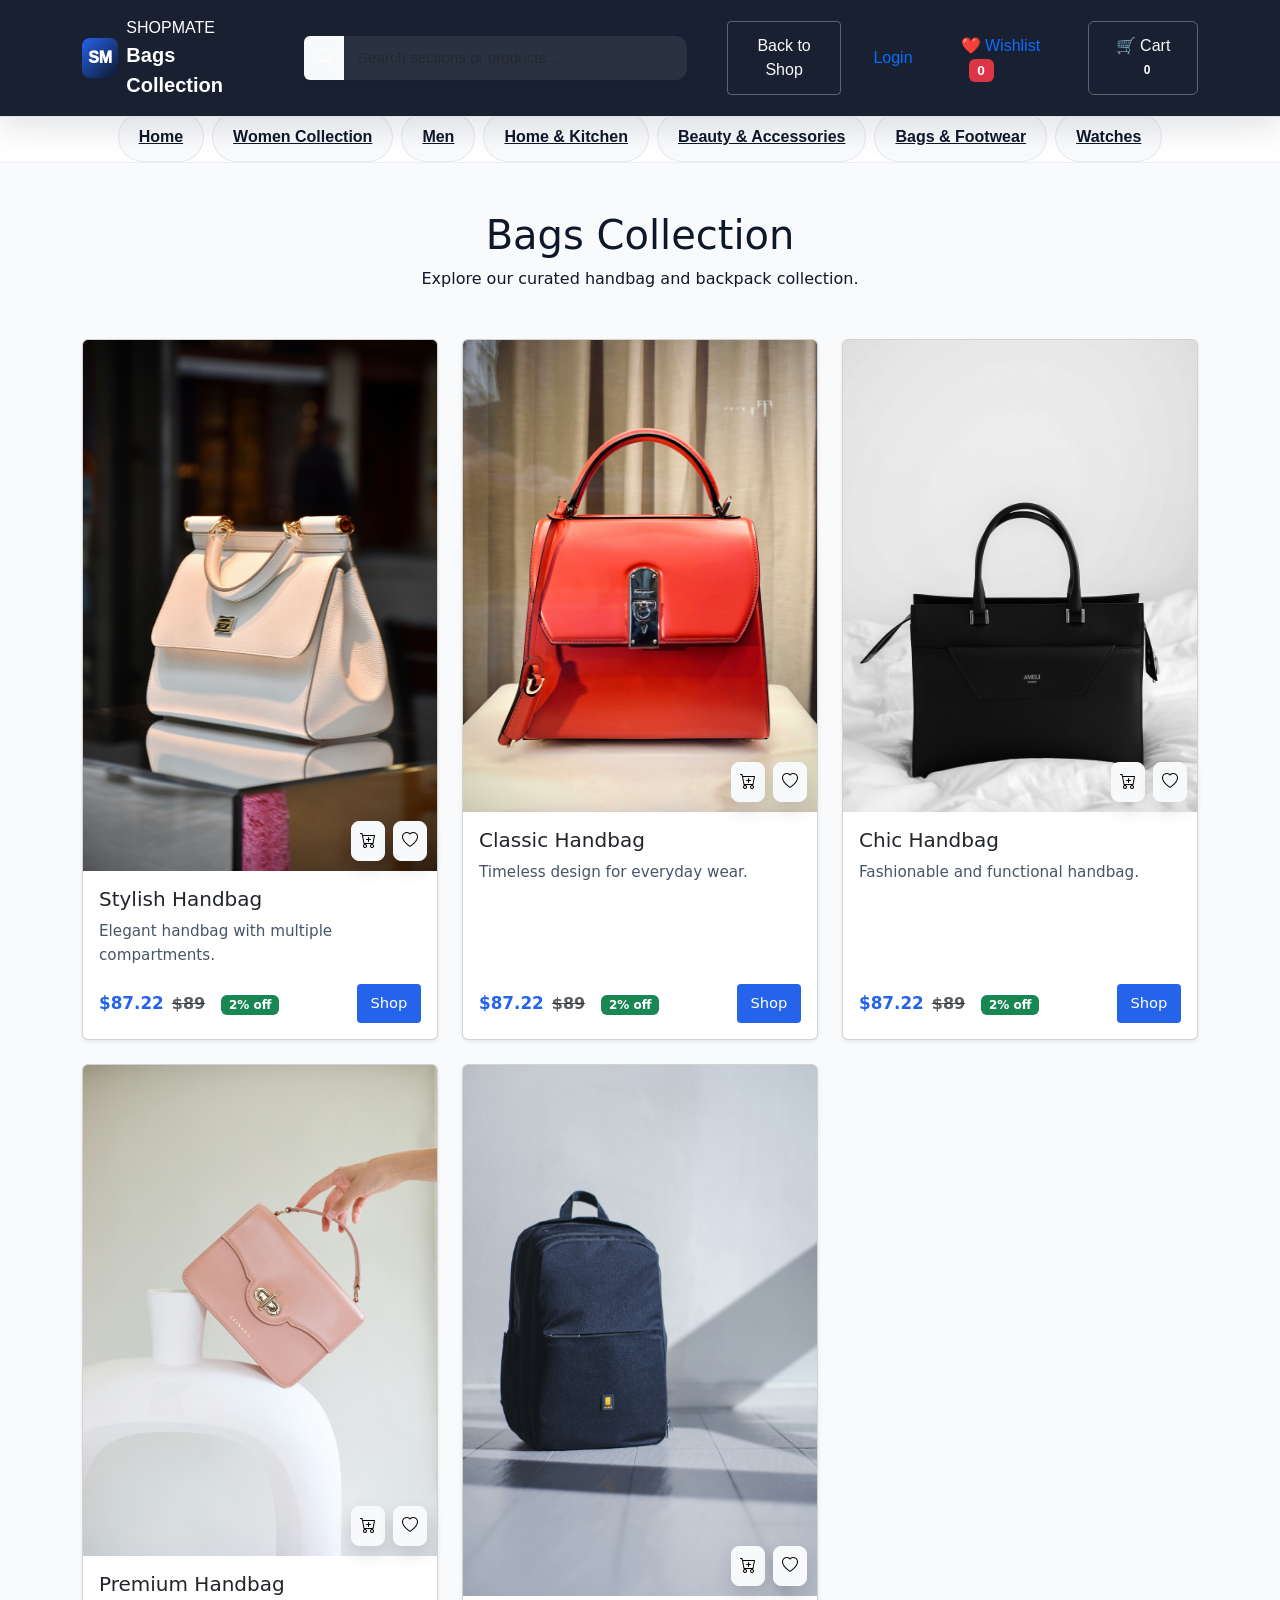
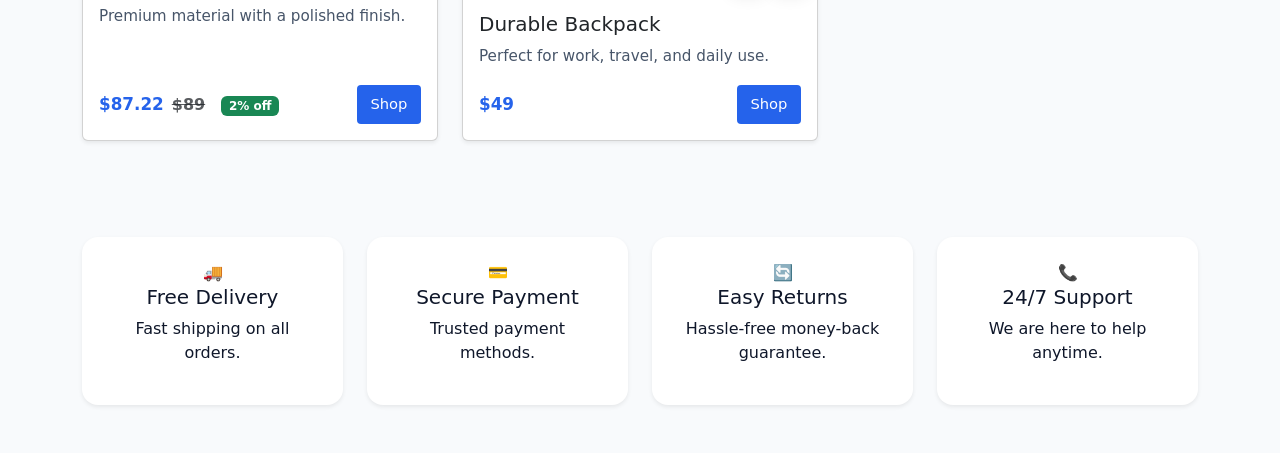
<file: bags-collection.html>
<!doctype html>
<html lang="en">
<head>
	<meta charset="utf-8" />
	<meta name="viewport" content="width=device-width, initial-scale=1" />
	<title>Bags Collection</title>
	<link href="https://cdn.jsdelivr.net/npm/bootstrap@5.3.2/dist/css/bootstrap.min.css" rel="stylesheet">
	<link href="https://cdn.jsdelivr.net/npm/bootstrap-icons@1.11.3/font/bootstrap-icons.css" rel="stylesheet">
	<link rel="stylesheet" href="style.css">
</head>
<body class="bg-slate-50 text-slate-900">
	<header class="sticky-header border-bottom bg-slate-900 py-3">
		<div class="container d-flex flex-column flex-md-row align-items-center justify-content-between gap-3">
			<div class="d-flex align-items-center gap-2 text-white">
				<div class="logo rounded-3 d-flex align-items-center justify-content-center">SM</div>
				<div>
					<div class="text-uppercase text-xs text-slate-400">ShopMate</div>
					<strong class="fs-5">Bags Collection</strong>
				</div>
			</div>
			<div class="search-box flex-grow-1 mx-md-4">
				<div class="input-group shadow-sm">
					<span class="input-group-text bg-slate-800 text-white border-0"><i class="bi bi-search"></i></span>
					<input id="headerSearchInput" type="search" class="form-control border-0" placeholder="Search sections or products...">
				</div>
			</div>
			<div class="nav-actions d-flex align-items-center gap-3 text-white">
				<a href="index.html" class="btn btn-outline-light btn-sm">Back to Shop</a>
				<a href="#" class="text-decoration-none text-slate-200">Login</a>
				<a href="#wishlist" class="text-decoration-none text-slate-200">❤️ Wishlist</a>
				<button id="cartBtn" class="btn btn-outline-light position-relative" data-bs-toggle="offcanvas" data-bs-target="#cartOffcanvas" aria-controls="cartOffcanvas">
					🛒 Cart <span id="cartCount" class="badge bg-amber-500 text-slate-900 ms-2">0</span>
				</button>
			</div>
		</div>
	</header>
	<nav class="category-toolbar">
		<div class="container d-flex flex-wrap gap-2 align-items-center justify-content-center">
			<a href="index.html" class="category-pill">Home</a>
			<a href="Women-Sarees-Collection.html" class="category-pill">Women Collection</a>
			<a href="men-shirts.html" class="category-pill">Men</a>
			<a href="home-kitchen.html" class="category-pill">Home & Kitchen</a>
			<a href="beauty-accessories.html" class="category-pill">Beauty & Accessories</a>
			<a href="bags-collection.html" class="category-pill">Bags & Footwear</a>
			<a href="watch-collection.html" class="category-pill">Watches</a>
		</div>
	</nav>

	<main>
		<section class="py-5">
			<div class="container">
				<div class="section-header text-center mb-5">
					<h1 class="display-6">Bags Collection</h1>
					<p class="text-slate-500">Explore our curated handbag and backpack collection.</p>
				</div>
				<div class="row g-4">
					<div class="col-12 col-sm-6 col-md-4">
						<div class="card h-100 shadow-sm">
							<img src="images/Handbag.jpg" class="card-img-top" alt="Handbag">
							<div class="card-body d-flex flex-column">
								<h5 class="card-title">Stylish Handbag</h5>
								<p class="card-text text-slate-500">Elegant handbag with multiple compartments.</p>
								<div class="mt-auto d-flex justify-content-between align-items-center">
									<span class="fw-bold">$89</span>
									<button class="btn btn-sm btn-primary">Shop</button>
								</div>
							</div>
						</div>
					</div>
					<div class="col-12 col-sm-6 col-md-4">
						<div class="card h-100 shadow-sm">
							<img src="images/Handbag 1.jpg" class="card-img-top" alt="Handbag 1">
							<div class="card-body d-flex flex-column">
								<h5 class="card-title">Classic Handbag</h5>
								<p class="card-text text-slate-500">Timeless design for everyday wear.</p>
								<div class="mt-auto d-flex justify-content-between align-items-center">
									<span class="fw-bold">$89</span>
									<button class="btn btn-sm btn-primary">Shop</button>
								</div>
							</div>
						</div>
					</div>
					<div class="col-12 col-sm-6 col-md-4">
						<div class="card h-100 shadow-sm">
							<img src="images/Handbag 2.jpg" class="card-img-top" alt="Handbag 2">
							<div class="card-body d-flex flex-column">
								<h5 class="card-title">Chic Handbag</h5>
								<p class="card-text text-slate-500">Fashionable and functional handbag.</p>
								<div class="mt-auto d-flex justify-content-between align-items-center">
									<span class="fw-bold">$89</span>
									<button class="btn btn-sm btn-primary">Shop</button>
								</div>
							</div>
						</div>
					</div>
					<div class="col-12 col-sm-6 col-md-4">
						<div class="card h-100 shadow-sm">
							<img src="images/Handbag 4.jpg" class="card-img-top" alt="Handbag 4">
							<div class="card-body d-flex flex-column">
								<h5 class="card-title">Premium Handbag</h5>
								<p class="card-text text-slate-500">Premium material with a polished finish.</p>
								<div class="mt-auto d-flex justify-content-between align-items-center">
									<span class="fw-bold">$89</span>
									<button class="btn btn-sm btn-primary">Shop</button>
								</div>
							</div>
						</div>
					</div>
					<div class="col-12 col-sm-6 col-md-4">
						<div class="card h-100 shadow-sm">
							<img src="images/Backpack.jpg" class="card-img-top" alt="Backpack">
							<div class="card-body d-flex flex-column">
								<h5 class="card-title">Durable Backpack</h5>
								<p class="card-text text-slate-500">Perfect for work, travel, and daily use.</p>
								<div class="mt-auto d-flex justify-content-between align-items-center">
									<span class="fw-bold">$49</span>
									<button class="btn btn-sm btn-primary">Shop</button>
								</div>
							</div>
						</div>
					</div>
				</div>
			</div>
		</section>
	</main>
    <section id="why" class="py-5">
				<div class="container">
					<div class="row g-4 text-center">
						<div class="col-md-3">
							<div class="feature-card p-4 rounded-4 shadow-sm">
								<div class="feature-icon">🚚</div>
								<h5>Free Delivery</h5>
								<p class="text-slate-500">Fast shipping on all orders.</p>
							</div>
						</div>
						<div class="col-md-3">
							<div class="feature-card p-4 rounded-4 shadow-sm">
								<div class="feature-icon">💳</div>
								<h5>Secure Payment</h5>
								<p class="text-slate-500">Trusted payment methods.</p>
							</div>
						</div>
						<div class="col-md-3">
							<div class="feature-card p-4 rounded-4 shadow-sm">
								<div class="feature-icon">🔄</div>
								<h5>Easy Returns</h5>
								<p class="text-slate-500">Hassle-free money-back guarantee.</p>
							</div>
						</div>
						<div class="col-md-3">
							<div class="feature-card p-4 rounded-4 shadow-sm">
								<div class="feature-icon">📞</div>
								<h5>24/7 Support</h5>
								<p class="text-slate-500">We are here to help anytime.</p>
							</div>
						</div>
					</div>
				</div>
			</section>

	<div class="offcanvas offcanvas-end" tabindex="-1" id="cartOffcanvas" aria-labelledby="cartOffcanvasLabel">
	  <div class="offcanvas-header">
	    <h5 class="offcanvas-title" id="cartOffcanvasLabel">Your Cart</h5>
	    <button type="button" class="btn-close text-reset" data-bs-dismiss="offcanvas" aria-label="Close"></button>
	  </div>
	  <div class="offcanvas-body d-flex flex-column">
	    <div id="cartItems" class="mb-3 flex-grow-1 overflow-auto"></div>
	    <div class="border-top pt-3">
	      <div class="mb-2">Total: <strong id="cartTotal">$0.00</strong></div>
	      <div class="mb-2">
	        <label class="form-label mb-1">Payment Method</label>
	        <div id="paymentMethods">
	          <div class="form-check">
	            <input class="form-check-input" type="radio" name="payment" id="payCard" value="card">
	            <label class="form-check-label" for="payCard">Card</label>
	          </div>
	          <div class="form-check">
	            <input class="form-check-input" type="radio" name="payment" id="payUPI" value="upi">
	            <label class="form-check-label" for="payUPI">UPI</label>
	          </div>
	          <div class="form-check">
	            <input class="form-check-input" type="radio" name="payment" id="payCOD" value="cod">
	            <label class="form-check-label" for="payCOD">Cash on Delivery</label>
	          </div>
	        </div>
	      </div>
	      <div class="d-grid">
	        <button id="checkoutBtn" class="btn btn-success">Proceed to Pay</button>
	      </div>
	    </div>
	  </div>
	</div>

<div id="orderSuccessOverlay" class="order-success-overlay d-none" role="alert" aria-live="assertive">
				<div class="success-card text-center">
					<div class="success-icon mb-3"><i class="bi bi-check-circle-fill"></i></div>
					<h2>Order Placed Successfully!</h2>
					<p>Your order has been confirmed. Returning to the home page...</p>
				</div>
			</div>

	<script src="https://cdn.jsdelivr.net/npm/bootstrap@5.3.2/dist/js/bootstrap.bundle.min.js"></script>
	<script src="script.js"></script>
</body>
</html>
</file>
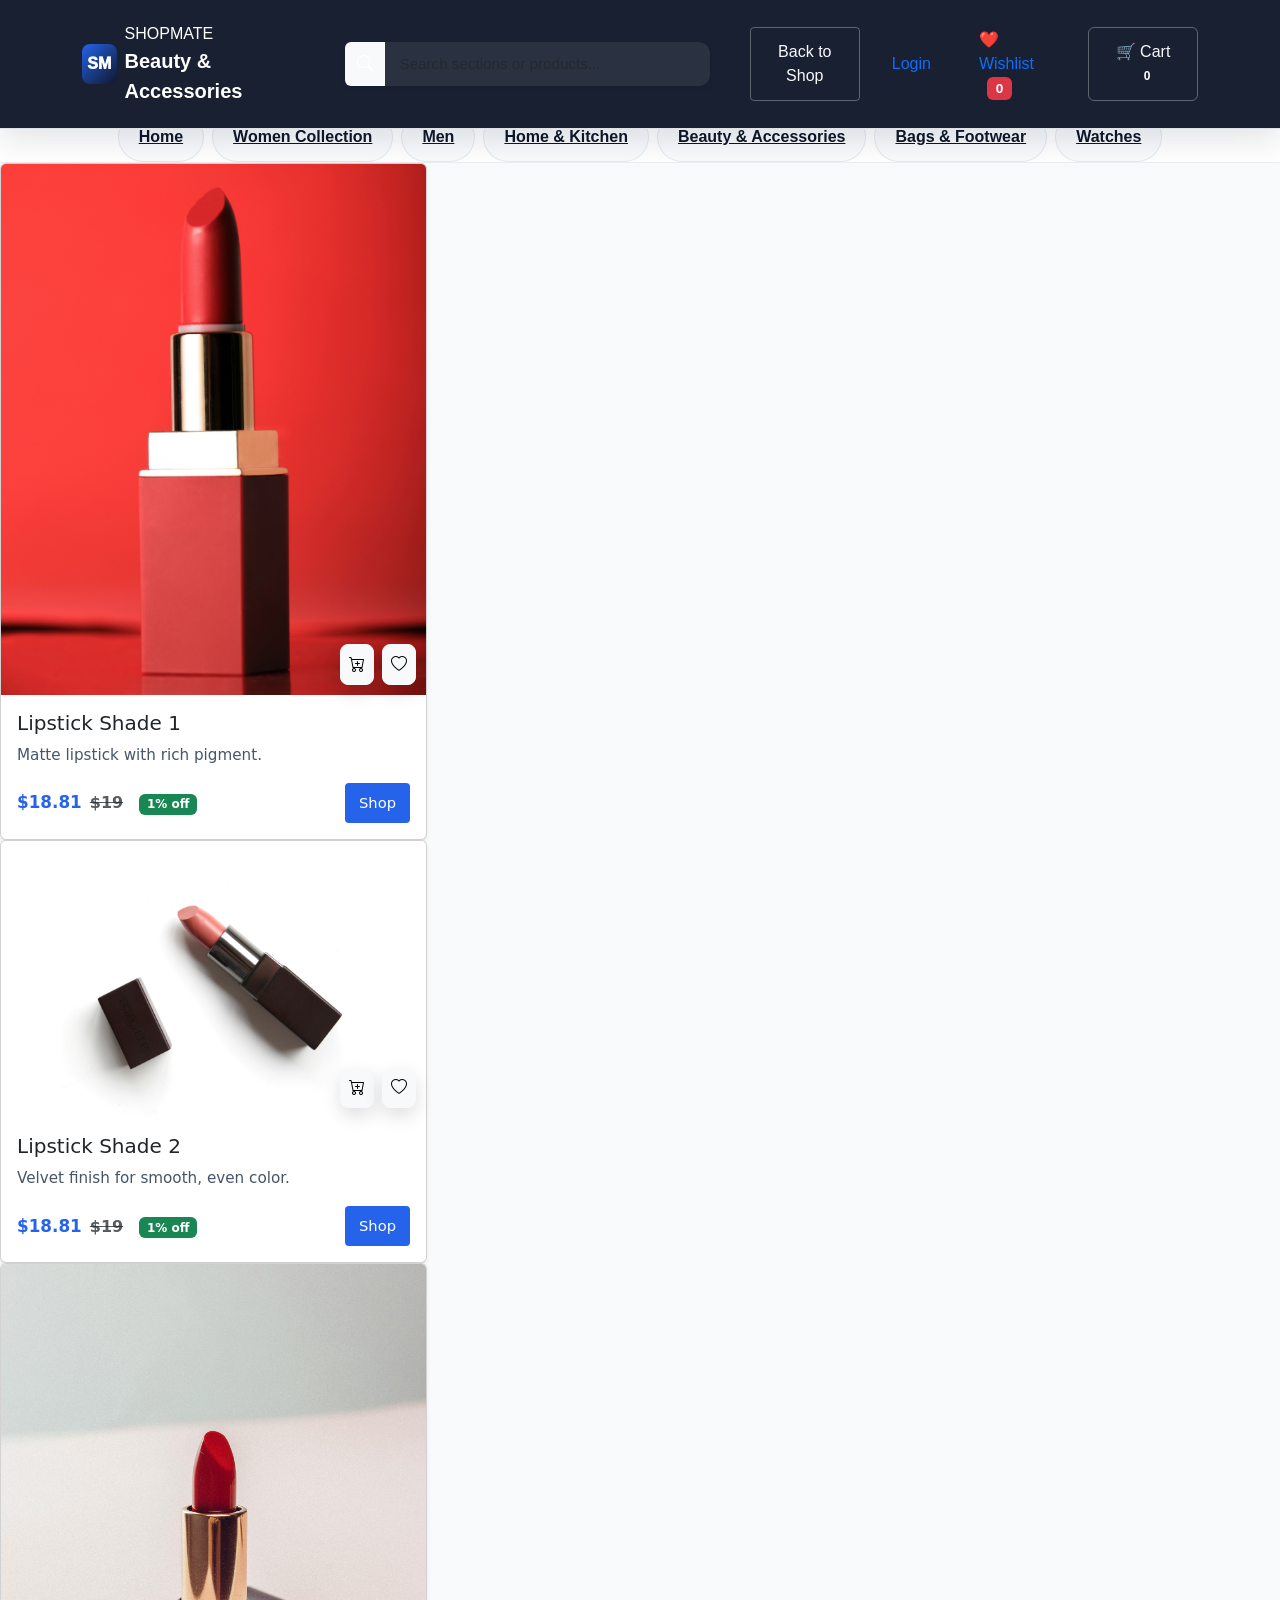
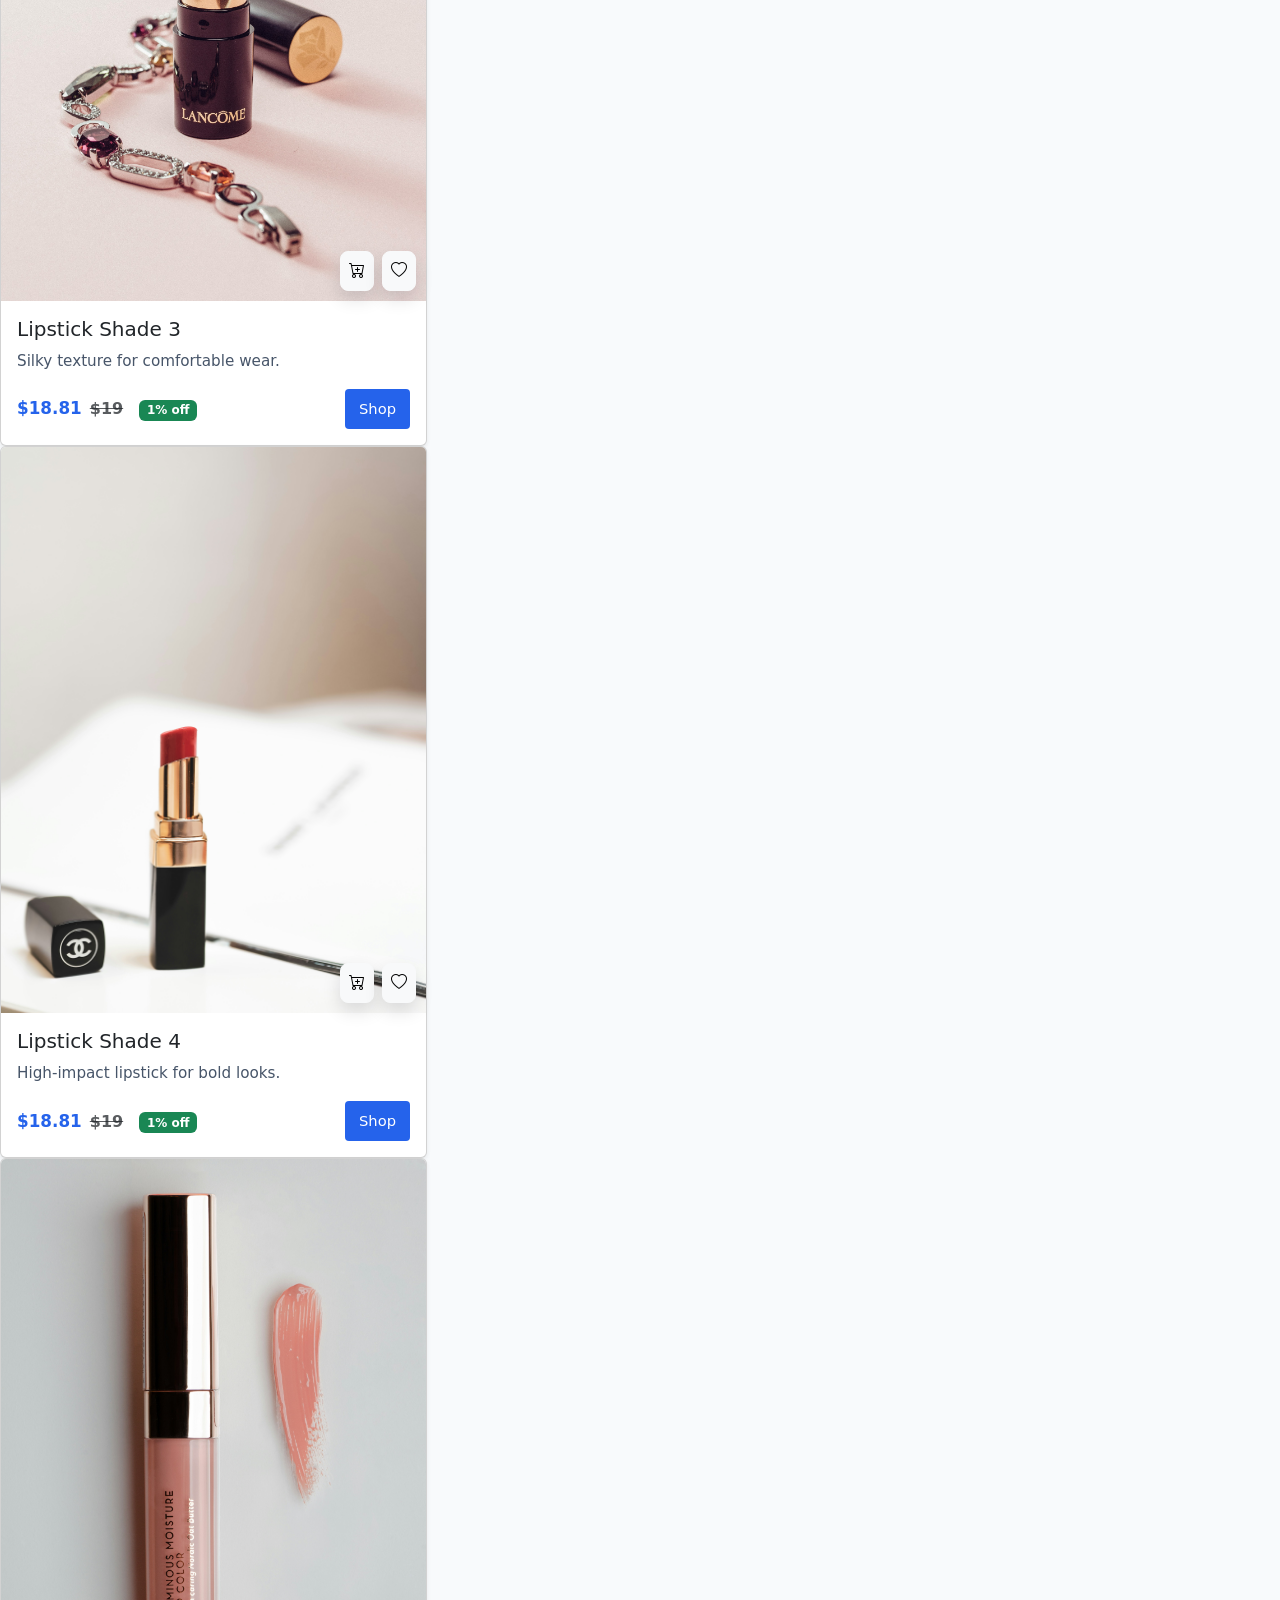
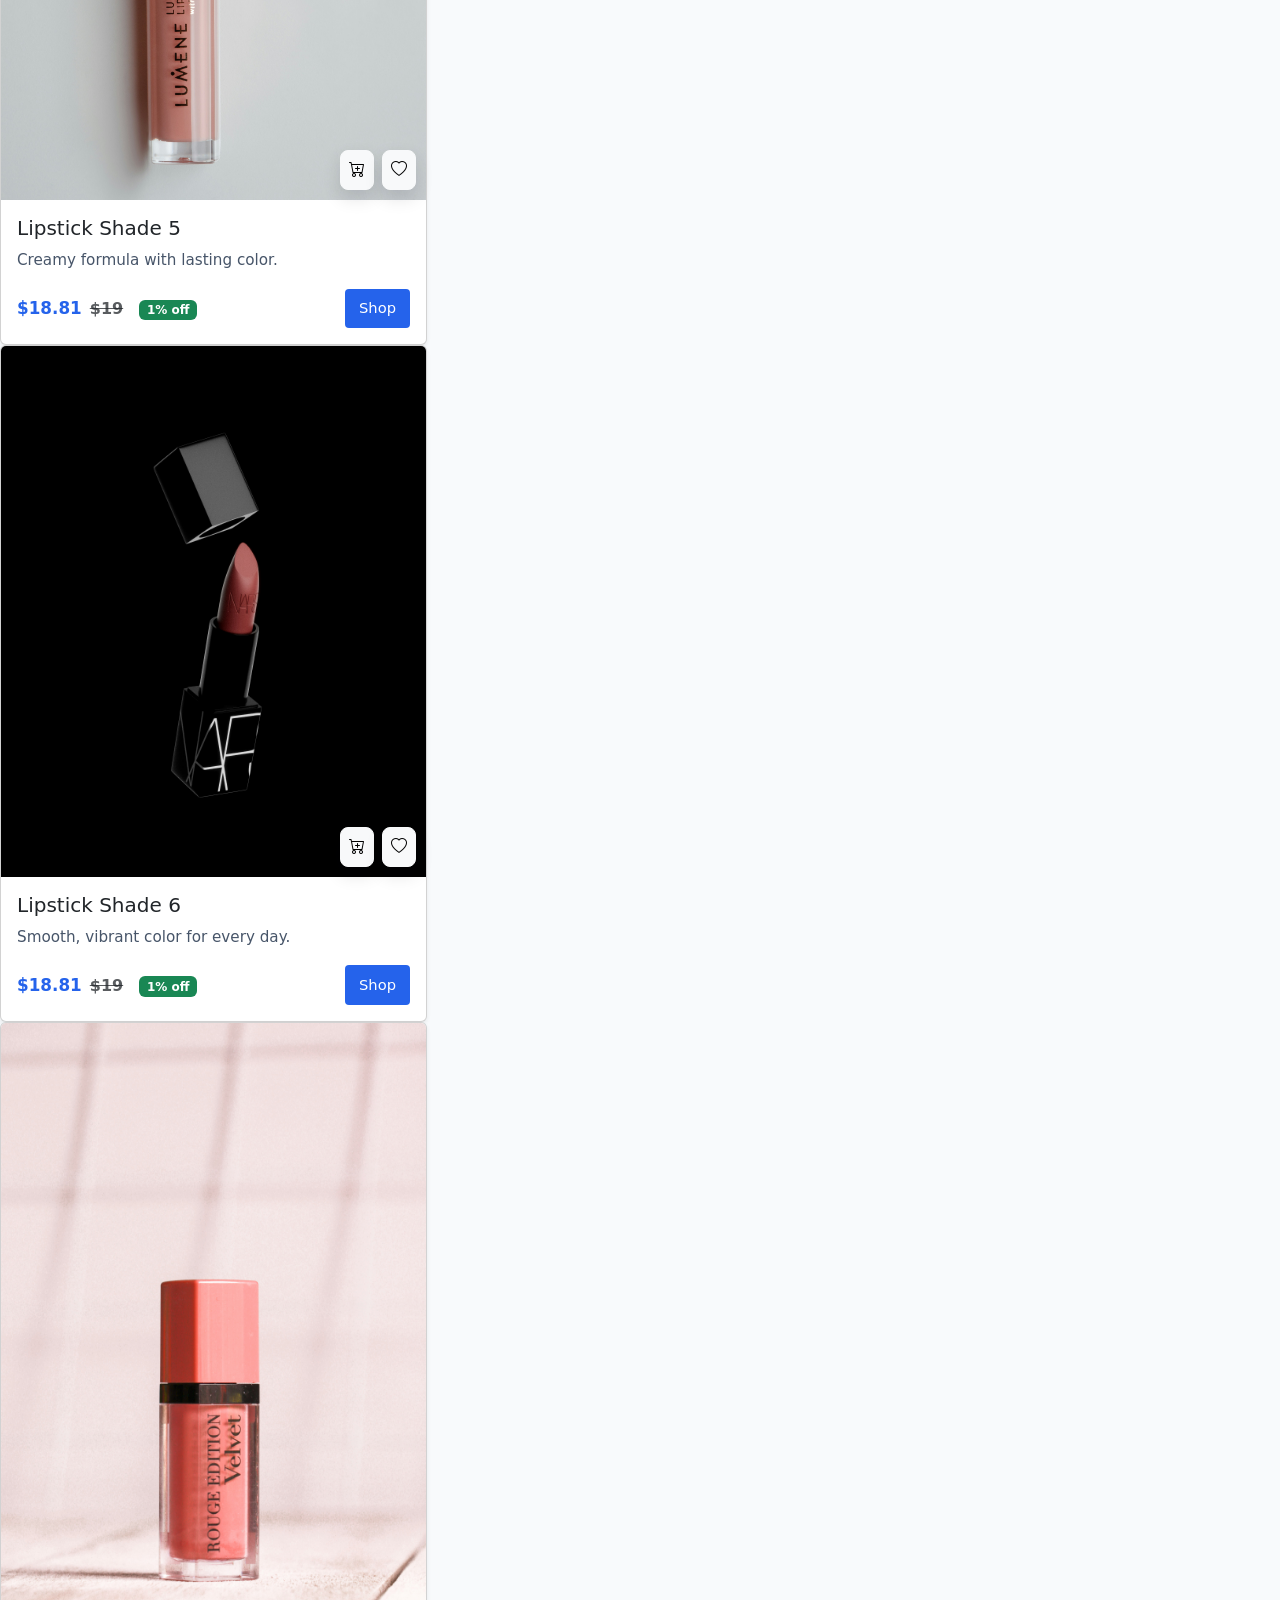
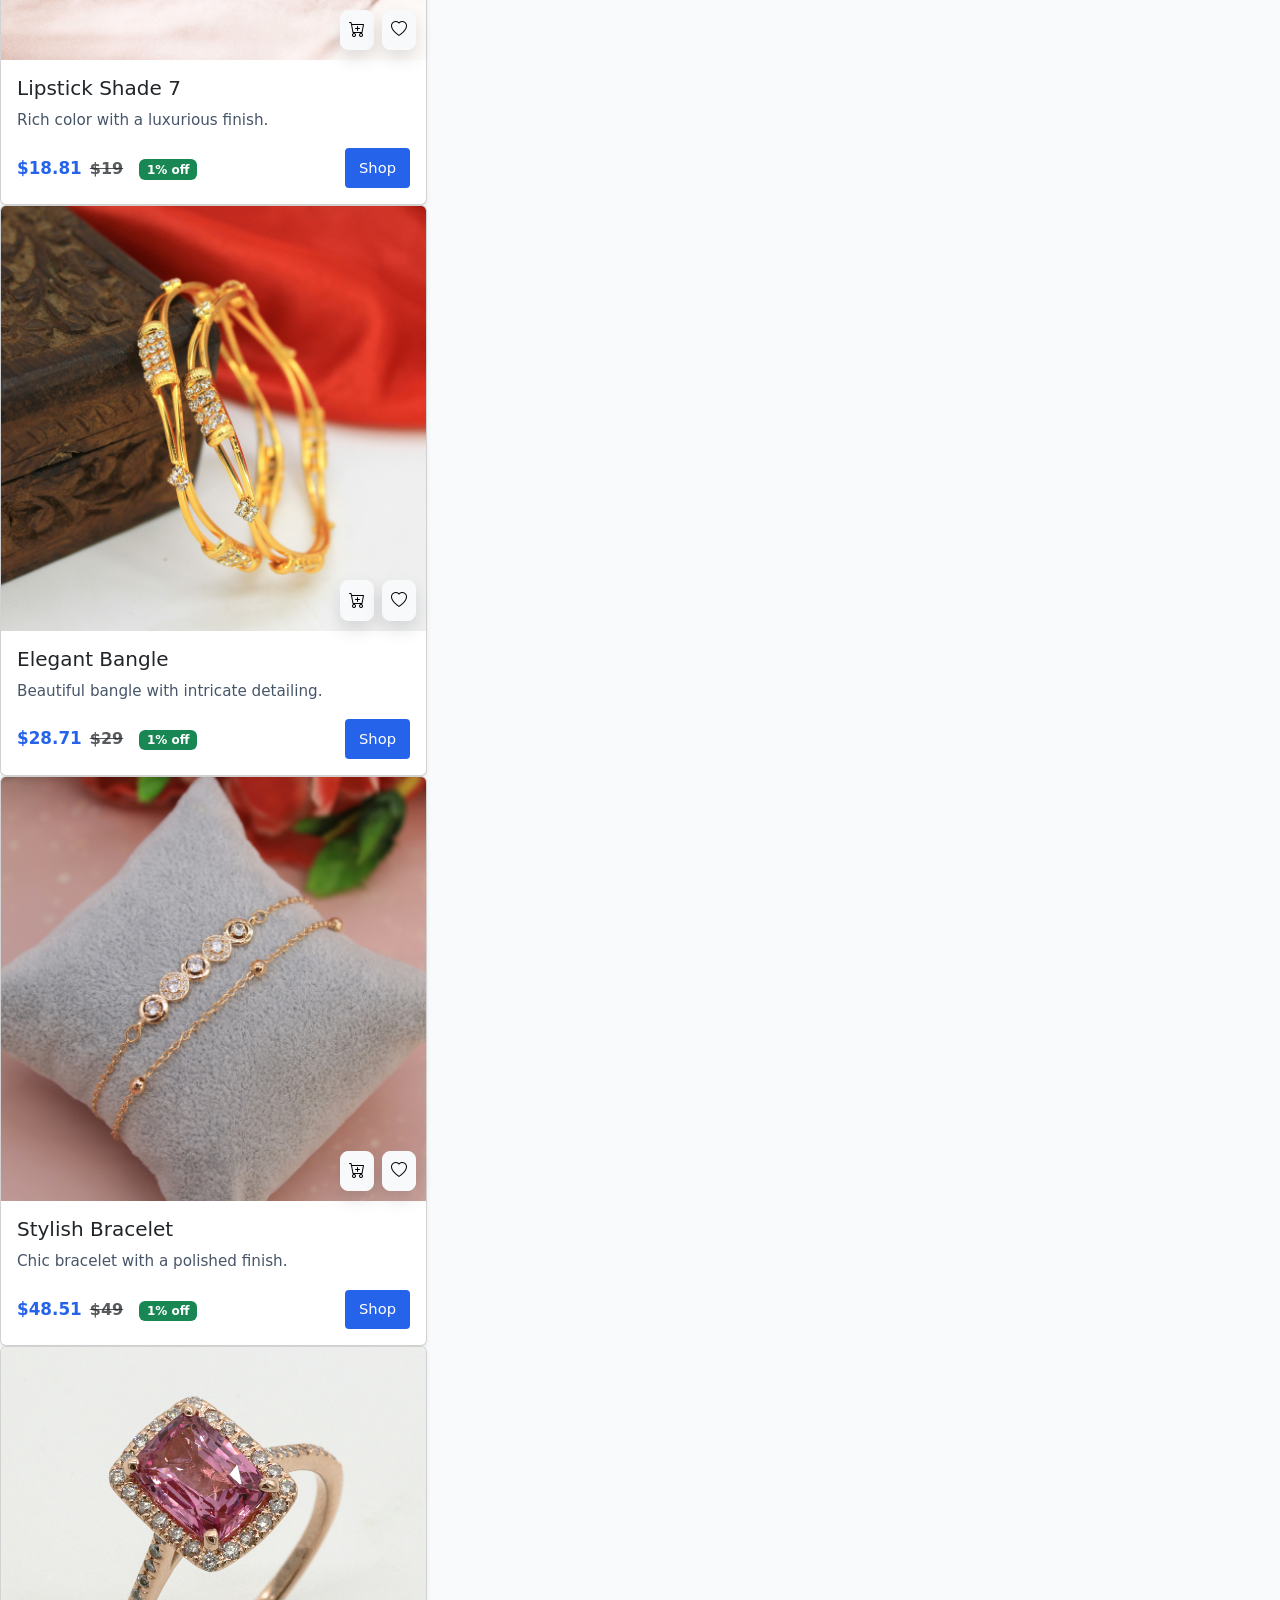
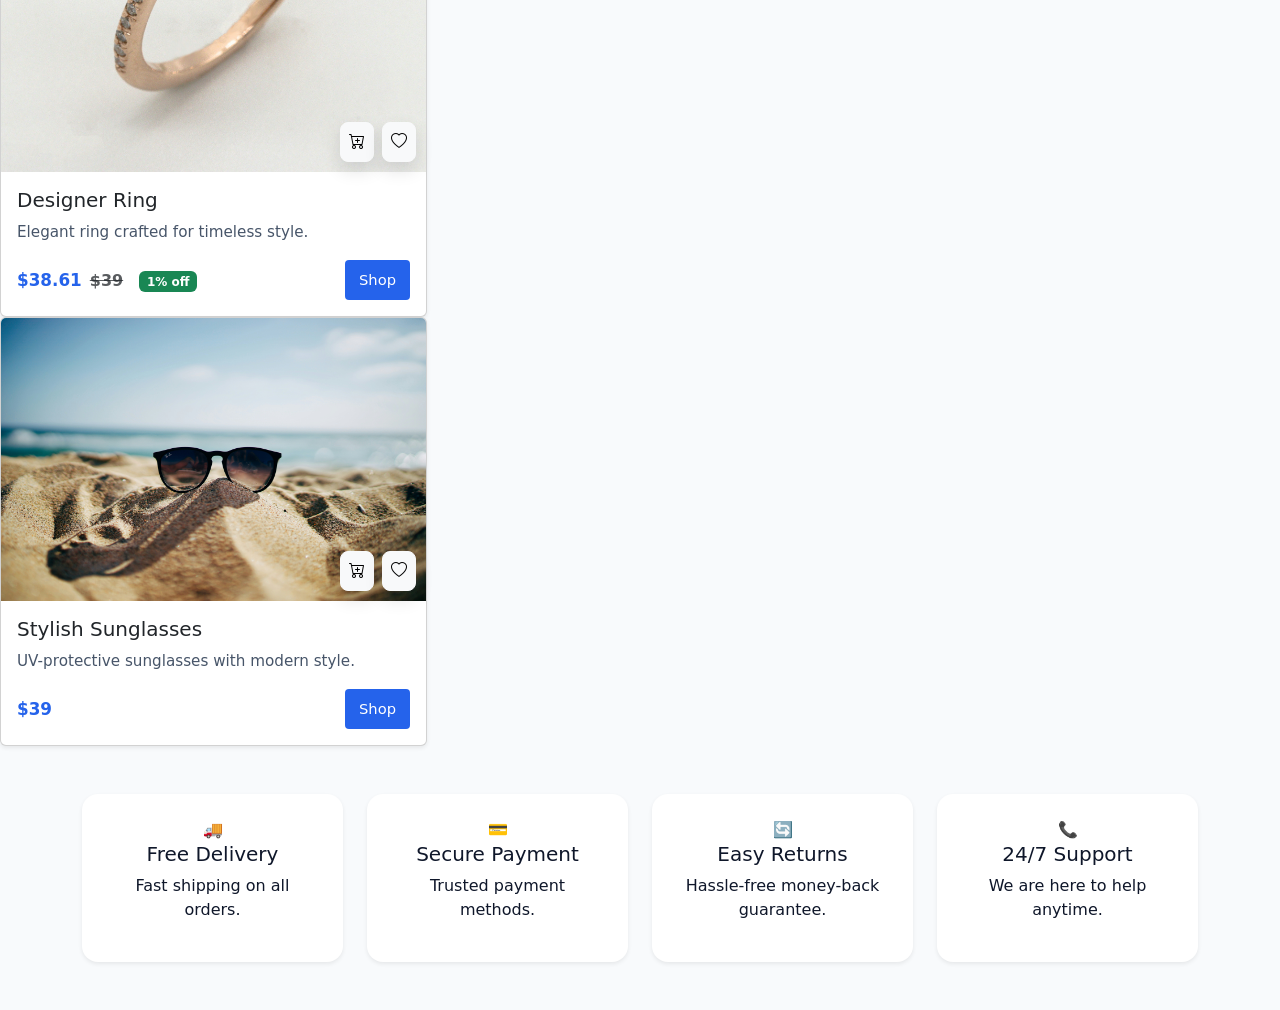
<file: beauty-accessories.html>
<!doctype html>
<html lang="en">
<head>
    <meta charset="utf-8" />
    <meta name="viewport" content="width=device-width, initial-scale=1" />
    <title>Beauty & Accessories</title>
    <link href="https://cdn.jsdelivr.net/npm/bootstrap@5.3.2/dist/css/bootstrap.min.css" rel="stylesheet">
    <link href="https://cdn.jsdelivr.net/npm/bootstrap-icons@1.11.3/font/bootstrap-icons.css" rel="stylesheet">
    <link rel="stylesheet" href="style.css">
</head>
<body class="bg-slate-50 text-slate-900">
    <header class="sticky-header border-bottom bg-slate-900 py-3">
        <div class="container d-flex flex-column flex-md-row align-items-center justify-content-between gap-3">
            <div class="d-flex align-items-center gap-2 text-white">
                <div class="logo rounded-3 d-flex align-items-center justify-content-center">SM</div>
                <div>
                    <div class="text-uppercase text-xs text-slate-400">ShopMate</div>
                    <strong class="fs-5">Beauty & Accessories</strong>
                </div>
            </div>
			<div class="search-box flex-grow-1 mx-md-4">
				<div class="input-group shadow-sm">
					<span class="input-group-text bg-slate-800 text-white border-0"><i class="bi bi-search"></i></span>
					<input id="headerSearchInput" type="search" class="form-control border-0" placeholder="Search sections or products...">
				</div>
			</div>
			<div class="nav-actions d-flex align-items-center gap-3 text-white">
				<a href="index.html" class="btn btn-outline-light btn-sm">Back to Shop</a>
				<a href="#" class="text-decoration-none text-slate-200">Login</a>
				<a href="#wishlist" class="text-decoration-none text-slate-200">❤️ Wishlist</a>
				<button id="cartBtn" class="btn btn-outline-light position-relative" data-bs-toggle="offcanvas" data-bs-target="#cartOffcanvas" aria-controls="cartOffcanvas">
					🛒 Cart <span id="cartCount" class="badge bg-amber-500 text-slate-900 ms-2">0</span>
				</button>
			</div>
		</div>
	</header>
	<nav class="category-toolbar">
		<div class="container d-flex flex-wrap gap-2 align-items-center justify-content-center">
			<a href="index.html" class="category-pill">Home</a>
			<a href="Women-Sarees-Collection.html" class="category-pill">Women Collection</a>
			<a href="men-shirts.html" class="category-pill">Men</a>
			<a href="home-kitchen.html" class="category-pill">Home & Kitchen</a>
			<a href="beauty-accessories.html" class="category-pill">Beauty & Accessories</a>
			<a href="bags-collection.html" class="category-pill">Bags & Footwear</a>
			<a href="watch-collection.html" class="category-pill">Watches</a>
		</div>
	</nav>
                    <div class="col-12 col-sm-6 col-md-4">
                        <div class="card h-100 shadow-sm">
                            <img src="images/Lipstick 1.jpg" class="card-img-top" alt="Lipstick 1">
                            <div class="card-body d-flex flex-column">
                                <h5 class="card-title">Lipstick Shade 1</h5>
                                <p class="card-text text-slate-500">Matte lipstick with rich pigment.</p>
                                <div class="mt-auto d-flex justify-content-between align-items-center">
                                    <span class="fw-bold">$19</span>
                                    <button class="btn btn-sm btn-primary">Shop</button>
                                </div>
                            </div>
                        </div>
                    </div>
                    <div class="col-12 col-sm-6 col-md-4">
                        <div class="card h-100 shadow-sm">
                            <img src="images/Lipstick 2.jpg" class="card-img-top" alt="Lipstick 2">
                            <div class="card-body d-flex flex-column">
                                <h5 class="card-title">Lipstick Shade 2</h5>
                                <p class="card-text text-slate-500">Velvet finish for smooth, even color.</p>
                                <div class="mt-auto d-flex justify-content-between align-items-center">
                                    <span class="fw-bold">$19</span>
                                    <button class="btn btn-sm btn-primary">Shop</button>
                                </div>
                            </div>
                        </div>
                    </div>
                    <div class="col-12 col-sm-6 col-md-4">
                        <div class="card h-100 shadow-sm">
                            <img src="images/Lipstick 3.jpg" class="card-img-top" alt="Lipstick 3">
                            <div class="card-body d-flex flex-column">
                                <h5 class="card-title">Lipstick Shade 3</h5>
                                <p class="card-text text-slate-500">Silky texture for comfortable wear.</p>
                                <div class="mt-auto d-flex justify-content-between align-items-center">
                                    <span class="fw-bold">$19</span>
                                    <button class="btn btn-sm btn-primary">Shop</button>
                                </div>
                            </div>
                        </div>
                    </div>
                    <div class="col-12 col-sm-6 col-md-4">
                        <div class="card h-100 shadow-sm">
                            <img src="images/Lipstick 4.jpg" class="card-img-top" alt="Lipstick 4">
                            <div class="card-body d-flex flex-column">
                                <h5 class="card-title">Lipstick Shade 4</h5>
                                <p class="card-text text-slate-500">High-impact lipstick for bold looks.</p>
                                <div class="mt-auto d-flex justify-content-between align-items-center">
                                    <span class="fw-bold">$19</span>
                                    <button class="btn btn-sm btn-primary">Shop</button>
                                </div>
                            </div>
                        </div>
                    </div>
                    <div class="col-12 col-sm-6 col-md-4">
                        <div class="card h-100 shadow-sm">
                            <img src="images/Lipstick 5.jpg" class="card-img-top" alt="Lipstick 5">
                            <div class="card-body d-flex flex-column">
                                <h5 class="card-title">Lipstick Shade 5</h5>
                                <p class="card-text text-slate-500">Creamy formula with lasting color.</p>
                                <div class="mt-auto d-flex justify-content-between align-items-center">
                                    <span class="fw-bold">$19</span>
                                    <button class="btn btn-sm btn-primary">Shop</button>
                                </div>
                            </div>
                        </div>
                    </div>
                    <div class="col-12 col-sm-6 col-md-4">
                        <div class="card h-100 shadow-sm">
                            <img src="images/Lipstick 6.jpg" class="card-img-top" alt="Lipstick 6">
                            <div class="card-body d-flex flex-column">
                                <h5 class="card-title">Lipstick Shade 6</h5>
                                <p class="card-text text-slate-500">Smooth, vibrant color for every day.</p>
                                <div class="mt-auto d-flex justify-content-between align-items-center">
                                    <span class="fw-bold">$19</span>
                                    <button class="btn btn-sm btn-primary">Shop</button>
                                </div>
                            </div>
                        </div>
                    </div>
                    <div class="col-12 col-sm-6 col-md-4">
                        <div class="card h-100 shadow-sm">
                            <img src="images/Lipstick 7.jpg" class="card-img-top" alt="Lipstick 7">
                            <div class="card-body d-flex flex-column">
                                <h5 class="card-title">Lipstick Shade 7</h5>
                                <p class="card-text text-slate-500">Rich color with a luxurious finish.</p>
                                <div class="mt-auto d-flex justify-content-between align-items-center">
                                    <span class="fw-bold">$19</span>
                                    <button class="btn btn-sm btn-primary">Shop</button>
                                </div>
                            </div>
                        </div>
                    </div>
                    <div class="col-12 col-sm-6 col-md-4">
                        <div class="card h-100 shadow-sm">
                            <img src="images/Bangle 1.jpg" class="card-img-top" alt="Bangle">
                            <div class="card-body d-flex flex-column">
                                <h5 class="card-title">Elegant Bangle</h5>
                                <p class="card-text text-slate-500">Beautiful bangle with intricate detailing.</p>
                                <div class="mt-auto d-flex justify-content-between align-items-center">
                                    <span class="fw-bold">$29</span>
                                    <button class="btn btn-sm btn-primary">Shop</button>
                                </div>
                            </div>
                        </div>
                    </div>
                    <div class="col-12 col-sm-6 col-md-4">
                        <div class="card h-100 shadow-sm">
                            <img src="images/Bracelet.jpg" class="card-img-top" alt="Bracelet">
                            <div class="card-body d-flex flex-column">
                                <h5 class="card-title">Stylish Bracelet</h5>
                                <p class="card-text text-slate-500">Chic bracelet with a polished finish.</p>
                                <div class="mt-auto d-flex justify-content-between align-items-center">
                                    <span class="fw-bold">$49</span>
                                    <button class="btn btn-sm btn-primary">Shop</button>
                                </div>
                            </div>
                        </div>
                    </div>
                    <div class="col-12 col-sm-6 col-md-4">
                        <div class="card h-100 shadow-sm">
                            <img src="images/Ring.jpg" class="card-img-top" alt="Ring">
                            <div class="card-body d-flex flex-column">
                                <h5 class="card-title">Designer Ring</h5>
                                <p class="card-text text-slate-500">Elegant ring crafted for timeless style.</p>
                                <div class="mt-auto d-flex justify-content-between align-items-center">
                                    <span class="fw-bold">$39</span>
                                    <button class="btn btn-sm btn-primary">Shop</button>
                                </div>
                            </div>
                        </div>
                    </div>
                    <div class="col-12 col-sm-6 col-md-4">
                        <div class="card h-100 shadow-sm">
                            <img src="images/Sun glass.jpg" class="card-img-top" alt="Sunglasses">
                            <div class="card-body d-flex flex-column">
                                <h5 class="card-title">Stylish Sunglasses</h5>
                                <p class="card-text text-slate-500">UV-protective sunglasses with modern style.</p>
                                <div class="mt-auto d-flex justify-content-between align-items-center">
                                    <span class="fw-bold">$39</span>
                                    <button class="btn btn-sm btn-primary">Shop</button>
                                </div>
                            </div>
                        </div>
                    </div>
                </div>
            </div>
        </section>
    </main>
    <section id="why" class="py-5">
				<div class="container">
					<div class="row g-4 text-center">
						<div class="col-md-3">
							<div class="feature-card p-4 rounded-4 shadow-sm">
								<div class="feature-icon">🚚</div>
								<h5>Free Delivery</h5>
								<p class="text-slate-500">Fast shipping on all orders.</p>
							</div>
						</div>
						<div class="col-md-3">
							<div class="feature-card p-4 rounded-4 shadow-sm">
								<div class="feature-icon">💳</div>
								<h5>Secure Payment</h5>
								<p class="text-slate-500">Trusted payment methods.</p>
							</div>
						</div>
						<div class="col-md-3">
							<div class="feature-card p-4 rounded-4 shadow-sm">
								<div class="feature-icon">🔄</div>
								<h5>Easy Returns</h5>
								<p class="text-slate-500">Hassle-free money-back guarantee.</p>
							</div>
						</div>
						<div class="col-md-3">
							<div class="feature-card p-4 rounded-4 shadow-sm">
								<div class="feature-icon">📞</div>
								<h5>24/7 Support</h5>
								<p class="text-slate-500">We are here to help anytime.</p>
							</div>
						</div>
					</div>
				</div>
			</section>

	<div class="offcanvas offcanvas-end" tabindex="-1" id="cartOffcanvas" aria-labelledby="cartOffcanvasLabel">
	  <div class="offcanvas-header">
	    <h5 class="offcanvas-title" id="cartOffcanvasLabel">Your Cart</h5>
	    <button type="button" class="btn-close text-reset" data-bs-dismiss="offcanvas" aria-label="Close"></button>
	  </div>
	  <div class="offcanvas-body d-flex flex-column">
	    <div id="cartItems" class="mb-3 flex-grow-1 overflow-auto"></div>
	    <div class="border-top pt-3">
	      <div class="mb-2">Total: <strong id="cartTotal">$0.00</strong></div>
	      <div class="mb-2">
	        <label class="form-label mb-1">Payment Method</label>
	        <div id="paymentMethods">
	          <div class="form-check">
	            <input class="form-check-input" type="radio" name="payment" id="payCard" value="card">
	            <label class="form-check-label" for="payCard">Card</label>
	          </div>
	          <div class="form-check">
	            <input class="form-check-input" type="radio" name="payment" id="payUPI" value="upi">
	            <label class="form-check-label" for="payUPI">UPI</label>
	          </div>
	          <div class="form-check">
	            <input class="form-check-input" type="radio" name="payment" id="payCOD" value="cod">
	            <label class="form-check-label" for="payCOD">Cash on Delivery</label>
	          </div>
	        </div>
	      </div>
	      <div class="d-grid">
	        <button id="checkoutBtn" class="btn btn-success">Proceed to Pay</button>
	      </div>
	    </div>
	  </div>
	</div>

<div id="orderSuccessOverlay" class="order-success-overlay d-none" role="alert" aria-live="assertive">
				<div class="success-card text-center">
					<div class="success-icon mb-3"><i class="bi bi-check-circle-fill"></i></div>
					<h2>Order Placed Successfully!</h2>
					<p>Your order has been confirmed. Returning to the home page...</p>
				</div>
			</div>

    <script src="https://cdn.jsdelivr.net/npm/bootstrap@5.3.2/dist/js/bootstrap.bundle.min.js"></script>
    <script src="script.js"></script>
</file>
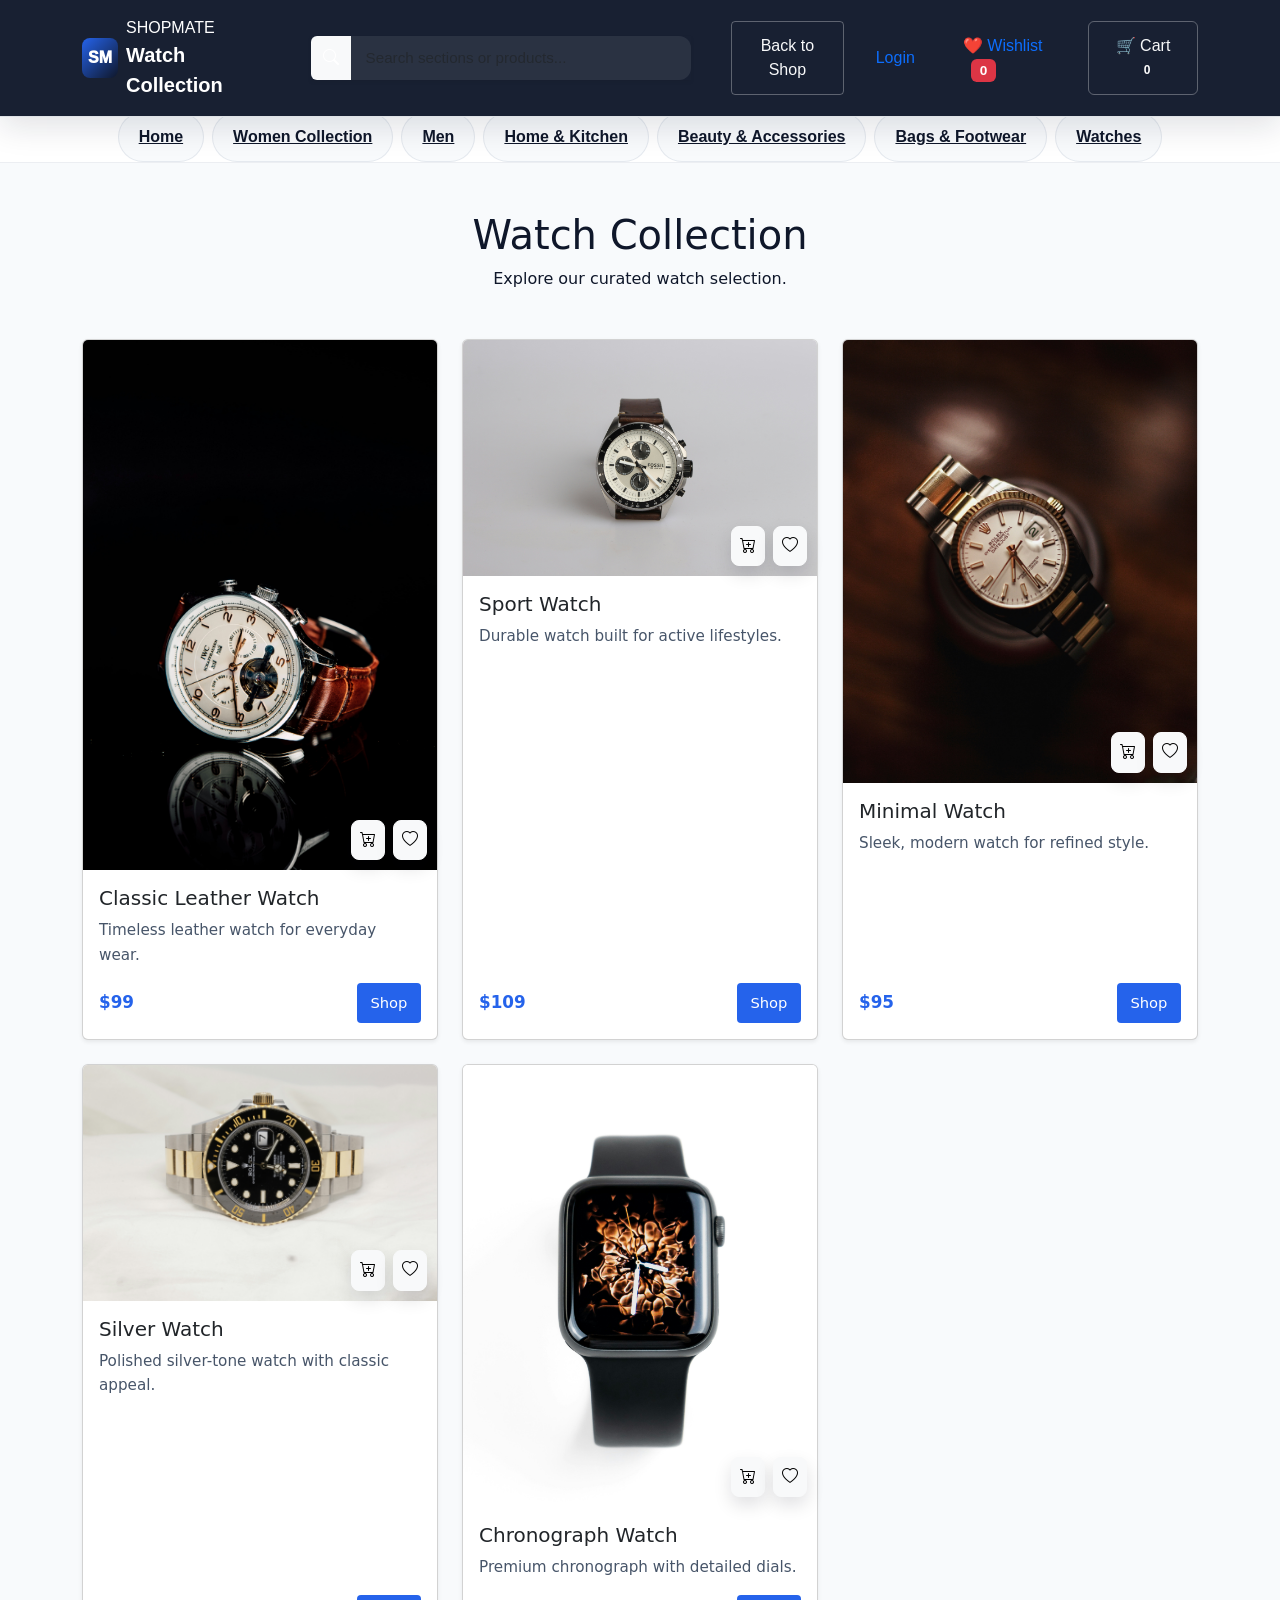
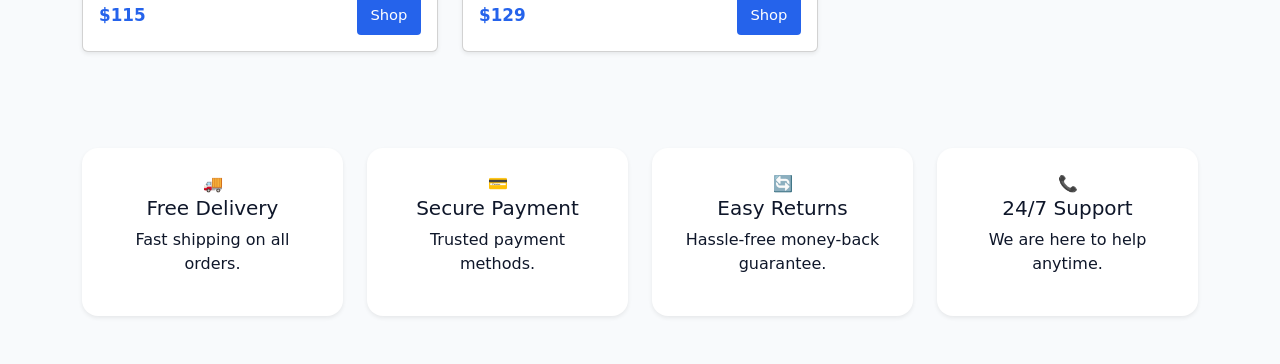
<file: watch-collection.html>
<!doctype html>
<html lang="en">
<head>
	<meta charset="utf-8" />
	<meta name="viewport" content="width=device-width, initial-scale=1" />
	<title>Watch Collection</title>
	<link href="https://cdn.jsdelivr.net/npm/bootstrap@5.3.2/dist/css/bootstrap.min.css" rel="stylesheet">
	<link href="https://cdn.jsdelivr.net/npm/bootstrap-icons@1.11.3/font/bootstrap-icons.css" rel="stylesheet">
	<link rel="stylesheet" href="style.css">
</head>
<body class="bg-slate-50 text-slate-900">
	<header class="sticky-header border-bottom bg-slate-900 py-3">
		<div class="container d-flex flex-column flex-md-row align-items-center justify-content-between gap-3">
			<div class="d-flex align-items-center gap-2 text-white">
				<div class="logo rounded-3 d-flex align-items-center justify-content-center">SM</div>
				<div>
					<div class="text-uppercase text-xs text-slate-400">ShopMate</div>
					<strong class="fs-5">Watch Collection</strong>
				</div>
			</div>
			<div class="search-box flex-grow-1 mx-md-4">
				<div class="input-group shadow-sm">
					<span class="input-group-text bg-slate-800 text-white border-0"><i class="bi bi-search"></i></span>
					<input id="headerSearchInput" type="search" class="form-control border-0" placeholder="Search sections or products...">
				</div>
			</div>
			<div class="nav-actions d-flex align-items-center gap-3 text-white">
				<a href="index.html" class="btn btn-outline-light btn-sm">Back to Shop</a>
				<a href="#" class="text-decoration-none text-slate-200">Login</a>
				<a href="#wishlist" class="text-decoration-none text-slate-200">❤️ Wishlist</a>
				<button id="cartBtn" class="btn btn-outline-light position-relative" data-bs-toggle="offcanvas" data-bs-target="#cartOffcanvas" aria-controls="cartOffcanvas">
					🛒 Cart <span id="cartCount" class="badge bg-amber-500 text-slate-900 ms-2">0</span>
				</button>
			</div>
		</div>
	</header>
	<nav class="category-toolbar">
		<div class="container d-flex flex-wrap gap-2 align-items-center justify-content-center">
			<a href="index.html" class="category-pill">Home</a>
			<a href="Women-Sarees-Collection.html" class="category-pill">Women Collection</a>
			<a href="men-shirts.html" class="category-pill">Men</a>
			<a href="home-kitchen.html" class="category-pill">Home & Kitchen</a>
			<a href="beauty-accessories.html" class="category-pill">Beauty & Accessories</a>
			<a href="bags-collection.html" class="category-pill">Bags & Footwear</a>
			<a href="watch-collection.html" class="category-pill">Watches</a>
		</div>
	</nav>

	<main>
		<section class="py-5">
			<div class="container">
				<div class="section-header text-center mb-5">
					<h1 class="display-6">Watch Collection</h1>
					<p class="text-slate-500">Explore our curated watch selection.</p>
				</div>
				<div class="row g-4">
					<div class="col-12 col-sm-6 col-md-4">
						<div class="card h-100 shadow-sm">
							<img src="images/Watch.jpg" class="card-img-top" alt="Classic Watch">
							<div class="card-body d-flex flex-column">
								<h5 class="card-title">Classic Leather Watch</h5>
								<p class="card-text text-slate-500">Timeless leather watch for everyday wear.</p>
								<div class="mt-auto d-flex justify-content-between align-items-center">
									<span class="fw-bold">$99</span>
									<button class="btn btn-sm btn-primary">Shop</button>
								</div>
							</div>
						</div>
					</div>
					<div class="col-12 col-sm-6 col-md-4">
						<div class="card h-100 shadow-sm">
							<img src="images/Watch 1.jpg" class="card-img-top" alt="Sport Watch">
							<div class="card-body d-flex flex-column">
								<h5 class="card-title">Sport Watch</h5>
								<p class="card-text text-slate-500">Durable watch built for active lifestyles.</p>
								<div class="mt-auto d-flex justify-content-between align-items-center">
									<span class="fw-bold">$109</span>
									<button class="btn btn-sm btn-primary">Shop</button>
								</div>
							</div>
						</div>
					</div>
					<div class="col-12 col-sm-6 col-md-4">
						<div class="card h-100 shadow-sm">
							<img src="images/Watch 2.jpg" class="card-img-top" alt="Minimal Watch">
							<div class="card-body d-flex flex-column">
								<h5 class="card-title">Minimal Watch</h5>
								<p class="card-text text-slate-500">Sleek, modern watch for refined style.</p>
								<div class="mt-auto d-flex justify-content-between align-items-center">
									<span class="fw-bold">$95</span>
									<button class="btn btn-sm btn-primary">Shop</button>
								</div>
							</div>
						</div>
					</div>
					<div class="col-12 col-sm-6 col-md-4">
						<div class="card h-100 shadow-sm">
							<img src="images/Watch 3.jpg" class="card-img-top" alt="Silver Watch">
							<div class="card-body d-flex flex-column">
								<h5 class="card-title">Silver Watch</h5>
								<p class="card-text text-slate-500">Polished silver-tone watch with classic appeal.</p>
								<div class="mt-auto d-flex justify-content-between align-items-center">
									<span class="fw-bold">$115</span>
									<button class="btn btn-sm btn-primary">Shop</button>
								</div>
							</div>
						</div>
					</div>
					<div class="col-12 col-sm-6 col-md-4">
						<div class="card h-100 shadow-sm">
							<img src="images/Watch 4.jpg" class="card-img-top" alt="Chronograph Watch">
							<div class="card-body d-flex flex-column">
								<h5 class="card-title">Chronograph Watch</h5>
								<p class="card-text text-slate-500">Premium chronograph with detailed dials.</p>
								<div class="mt-auto d-flex justify-content-between align-items-center">
									<span class="fw-bold">$129</span>
									<button class="btn btn-sm btn-primary">Shop</button>
								</div>
							</div>
						</div>
					</div>
				</div>
			</div>
		</section>
	</main>
    <section id="why" class="py-5">
				<div class="container">
					<div class="row g-4 text-center">
						<div class="col-md-3">
							<div class="feature-card p-4 rounded-4 shadow-sm">
								<div class="feature-icon">🚚</div>
								<h5>Free Delivery</h5>
								<p class="text-slate-500">Fast shipping on all orders.</p>
							</div>
						</div>
						<div class="col-md-3">
							<div class="feature-card p-4 rounded-4 shadow-sm">
								<div class="feature-icon">💳</div>
								<h5>Secure Payment</h5>
								<p class="text-slate-500">Trusted payment methods.</p>
							</div>
						</div>
						<div class="col-md-3">
							<div class="feature-card p-4 rounded-4 shadow-sm">
								<div class="feature-icon">🔄</div>
								<h5>Easy Returns</h5>
								<p class="text-slate-500">Hassle-free money-back guarantee.</p>
							</div>
						</div>
						<div class="col-md-3">
							<div class="feature-card p-4 rounded-4 shadow-sm">
								<div class="feature-icon">📞</div>
								<h5>24/7 Support</h5>
								<p class="text-slate-500">We are here to help anytime.</p>
							</div>
						</div>
					</div>
				</div>
			</section>

	<div class="offcanvas offcanvas-end" tabindex="-1" id="cartOffcanvas" aria-labelledby="cartOffcanvasLabel">
	  <div class="offcanvas-header">
	    <h5 class="offcanvas-title" id="cartOffcanvasLabel">Your Cart</h5>
	    <button type="button" class="btn-close text-reset" data-bs-dismiss="offcanvas" aria-label="Close"></button>
	  </div>
	  <div class="offcanvas-body d-flex flex-column">
	    <div id="cartItems" class="mb-3 flex-grow-1 overflow-auto"></div>
	    <div class="border-top pt-3">
	      <div class="mb-2">Total: <strong id="cartTotal">$0.00</strong></div>
	      <div class="mb-2">
	        <label class="form-label mb-1">Payment Method</label>
	        <div id="paymentMethods">
	          <div class="form-check">
	            <input class="form-check-input" type="radio" name="payment" id="payCard" value="card">
	            <label class="form-check-label" for="payCard">Card</label>
	          </div>
	          <div class="form-check">
	            <input class="form-check-input" type="radio" name="payment" id="payUPI" value="upi">
	            <label class="form-check-label" for="payUPI">UPI</label>
	          </div>
	          <div class="form-check">
	            <input class="form-check-input" type="radio" name="payment" id="payCOD" value="cod">
	            <label class="form-check-label" for="payCOD">Cash on Delivery</label>
	          </div>
	        </div>
	      </div>
	      <div class="d-grid">
	        <button id="checkoutBtn" class="btn btn-success">Proceed to Pay</button>
	      </div>
	    </div>
	  </div>
	</div>

<div id="orderSuccessOverlay" class="order-success-overlay d-none" role="alert" aria-live="assertive">
				<div class="success-card text-center">
					<div class="success-icon mb-3"><i class="bi bi-check-circle-fill"></i></div>
					<h2>Order Placed Successfully!</h2>
					<p>Your order has been confirmed. Returning to the home page...</p>
				</div>
			</div>

	<script src="https://cdn.jsdelivr.net/npm/bootstrap@5.3.2/dist/js/bootstrap.bundle.min.js"></script>
	<script src="script.js"></script>
</body>
</html>
</file>
<file: style.css>
:root{
	--primary:#2563eb;
	--dark:#0f172a;
	--accent:#f59e0b;
	--bg:#f8fafc;
	--surface:#ffffff;
	--muted:#64748b;
}
body{
	font-family:Inter, system-ui, -apple-system, BlinkMacSystemFont, 'Segoe UI', sans-serif;
	background: var(--bg);
	color: var(--dark);
}
header, nav, footer{
	font-family: 'Inter', sans-serif;
    
}
.nav-link{
	color: var(--muted);
}
.nav-link.active, .nav-link:hover{
	color: #2563eb;
}
.logo{
	width:40px;
	height:40px;
	background: linear-gradient(135deg, #2563eb, #0f172a);
	color:#fff;
	font-weight:1000;
    
    
}
.search-box{
	max-width: 420px;
	width: 100%;
	min-width: 0;
	flex: 1 1 420px;
}
.search-box .input-group{
	width: 100%;
}
.search-box .form-control{
	background: rgba(255,255,255,0.08);
	border: 2px solid rgba(255,255,255,0.2);
	color:#fff;
	font-size:.95rem;
	padding: .65rem .95rem;
	min-height: 44px;
	border-radius: .75rem;
}
/* category filter buttons */
.category-filter{
	border-radius: 999px;
	padding: .5rem .9rem;
	font-weight: 600;
}
.category-filter:hover{
	transform: translateY(-2px);
}
@media (max-width: 992px) {
	.search-box{
		max-width: 100%;
	}
}
.search-box .form-control:focus{
	box-shadow:none;
}
.sticky-header{
	position: fixed;
	top: 0;
	left: 0;
	width: 100%;
	z-index: 1000;
	backdrop-filter: blur(16px);
	background: rgba(15,23,42,0.96);
	box-shadow: 0 10px 30px rgba(15,23,42,0.12);
}

body{
	padding-top: 112px;
}
@media (max-width: 767px) {
	body{ padding-top: 140px; }
}
.nav-actions a, .nav-actions .btn{
	font-size: 1rem;
	padding: .75rem 1rem;
}
.nav-actions .btn{
	min-width: 110px;
}
.hero-section{
	position:relative;
	padding-top:5rem;
	padding-bottom:5rem;
	background: radial-gradient(circle at top left, rgba(96,165,250,0.2), transparent 30%),
		linear-gradient(180deg, #0f172a 0%, #1e293b 100%);
}
.hero-bg{
	position:absolute;
	top:0;
	left:0;
	right:0;
	bottom:0;
	background: linear-gradient(180deg, rgba(37,99,235,0.28), transparent 40%);
	pointer-events:none;
}
.hero-title{
	font-size: clamp(2.5rem, 5vw, 4rem);
	line-height:1.05;
}
.badge-discount{
	display:inline-flex;
	align-items:center;
	justify-content:center;
	padding:.75rem 1rem;
	border-radius:999px;
	background: rgba(255,255,255,0.14);
	color:#f8fafc;
	font-weight:700;
}
.hero-badges .pill{
	display:inline-flex;
	align-items:center;
	justify-content:center;
	gap:.65rem;
	padding:1rem 1.6rem;
	min-width:190px;
	border-radius:999px;
	font-size:1rem;
	line-height:1.2;
	color:#0f172a;
	background:#ffffff;
	font-weight:700;
	box-shadow:0 12px 25px rgba(15,23,42,0.1);
	white-space:nowrap;
}
.hero-card{
	background: rgba(255,255,255,0.08);
	backdrop-filter: blur(12px);
}
.hero-product{
	background: linear-gradient(180deg, rgba(255,255,255,0.1), rgba(255,255,255,0.02));
}
.hero-image{
	width:100%;
	transform: rotate(-8deg) scale(1.02);
	transition: transform .5s ease;
}
.hero-image:hover{
	transform: rotate(-8deg) scale(1.08);
}
.product-label{
	position:absolute;
	top:1rem;
	left:1rem;
	background: var(--accent);
	color: var(--dark);
	padding:.5rem .75rem;
	border-radius:999px;
	font-size:.85rem;
	font-weight:700;
}
.floating-bag{
	position:absolute;
	font-size:2rem;
	animation: float 5s ease-in-out infinite;
}
.bag-1{top:1rem;right:3rem;}
.bag-2{bottom:2rem;left:4rem;animation-delay:1s;}
@keyframes float{
	0%,100%{transform: translateY(0);} 
	50%{transform: translateY(-10px);}
}
.category-card{
	background: var(--surface);
	border:1px solid rgba(148,163,184,0.16);
	transition: transform .25s ease, box-shadow .25s ease;
	cursor: pointer;
	padding-top:1.25rem;
	padding-bottom:1.25rem;
	min-width:220px;
	flex:0 0 auto;
	scroll-snap-align:start;
}
.category-card:hover{
	transform: translateY(-6px) scale(1.01);
	box-shadow: 0 18px 45px rgba(15,23,42,.10);
}
.category-icon{
	font-size:2rem;
	margin-bottom:.75rem;
}
.category-scroll-wrapper{
	position:relative;
	overflow:hidden;
}
.category-track{
	overflow-x:auto;
	padding:1rem 0;
	scroll-snap-type:x mandatory;
	scroll-behavior:smooth;
	-webkit-overflow-scrolling:touch;
}
.category-track::-webkit-scrollbar{
	display:none;
}
.category-track{
	scrollbar-width:none;
}
.scroll-btn{
	position:absolute;
	top:50%;
	transform:translateY(-50%);
	width:42px;
	height:42px;
	border:none;
	border-radius:50%;
	background:rgba(15,23,42,0.85);
	color:#fff;
	cursor:pointer;
	box-shadow:0 10px 20px rgba(15,23,42,0.18);
	z-index:10;
}
.scroll-left{
	left:-10px;
}
.scroll-right{
	right:-10px;
}
@media (max-width: 768px) {
	.category-card{
		min-width:190px;
	}
	.scroll-btn{
		width:36px;
		height:36px;
	}
}

.category-card h5{ margin:0; font-size:1rem; font-weight:700; }
.section-header h2{
	font-size:2.25rem;
	letter-spacing:.02em;
}

/* row layout for section headers that need inline controls (title + search) */
.section-header-row{
	display:flex;
	align-items:center;
	justify-content:space-between;
	gap:1rem;
	flex-wrap:wrap;
}

.section-header-row .text-slate-500{margin-left:.5rem}

.search-small .form-control{
	min-width:160px;
}
.category-group-headers .group-header-card{
	border:1px solid rgba(148,163,184,0.16);
	transition: transform .25s ease, box-shadow .25s ease;
}
.category-group-headers .group-header-card:hover{
	transform: translateY(-3px);
	box-shadow: 0 18px 40px rgba(15,23,42,.08);
}
.group-icon{
	width:54px;
	height:54px;
	border-radius: 18px;
	background: rgba(37,99,235,0.08);
	display:flex;
	align-items:center;
	justify-content:center;
	font-size:1.65rem;
}
.category-group-headers h5{
	font-size:1.05rem;
	margin-bottom:0.25rem;
}
.category-group-headers p{
	margin:0;
}
.category-toolbar{
	background:#fff;
	border-bottom:1px solid rgba(148,163,184,0.18);
}
.category-toolbar .container{
	overflow-x:auto;
	-webkit-overflow-scrolling:touch;
	scrollbar-width:none;
}
.category-toolbar .container::-webkit-scrollbar{display:none;}
.category-toolbar .category-pill{
	border-radius:999px;
	padding:.75rem 1.25rem;
	font-weight:700;
	color:var(--dark);
	background:#f8fafc;
	white-space:nowrap;
	transition: transform .2s ease, background .2s ease, color .2s ease;
	border:1px solid rgba(148,163,184,0.2);
}
.category-toolbar .category-pill:hover{
	background:var(--primary);
	color:#fff;
	transform: translateY(-1px);
}
#galleryGrid .gallery-card{
	overflow:hidden;
	border-radius: 1rem;
	background: #fff;
	box-shadow: 0 10px 25px rgba(15,23,42,.08);
}
#galleryGrid .gallery-card img{
	width: 100%;
	height: 240px;
	object-fit: cover;
}
#galleryGrid .gallery-card .caption{
	padding: 1rem;
	font-weight: 700;
	color: #0f172a;
}

.product-title{
	font-size:1.12rem;
	font-weight:700;
	letter-spacing:.01em;
}
.product-price{
	font-size:1.05rem;
	font-weight:700;
	color: var(--primary);
}
.card-text{
	font-size:.95rem;
	line-height:1.6;
	color: #475569;
}
.btn-sm{
	font-size:.92rem;
	padding:.55rem .85rem;
}
.cart-quantity{
	font-size:.95rem;
	font-weight:700;
	color: var(--dark);
}
.cart-qty{
	font-size:.85rem;
	font-weight:700;
	text-transform: uppercase;
}
.cart-price{
	color: var(--muted);
}
#cartCount.animate-badge{
	animation: pulse-badge 0.45s ease;
}
@keyframes pulse-badge{
	0%{ transform: scale(1); }
	50%{ transform: scale(1.35); }
	100%{ transform: scale(1); }
}
.order-success-overlay{
	position: fixed;
	top: 0;
	left: 0;
	right: 0;
	bottom: 0;
	background: rgba(220, 255, 220, 0.95);
	display: flex;
	align-items: center;
	justify-content: center;
	z-index: 1060;
	padding: 1.5rem;
	transition: opacity .25s ease;
}
.order-success-overlay.d-none{
	display: none;
}
.success-card{
	background: #ffffff;
	border: 1px solid rgba(34, 197, 94, 0.25);
	box-shadow: 0 25px 60px rgba(22, 101, 52, 0.12);
	border-radius: 1.5rem;
	padding: 2rem;
	max-width: 520px;
	width: 100%;
}
.success-icon{
	font-size: 4rem;
	color: #16a34a;
}
.success-card h2{
	margin-bottom: .5rem;
	font-size: 2rem;
	color: #0f5132;
}
.success-card p{
	color: #166534;
	font-size: 1rem;
	margin: 0;
}
.image-fallback{
	display:flex;
	align-items:center;
	justify-content:center;
	height:240px;
	background: rgba(148,163,184,0.08);
	color: var(--muted);
	font-size:.95rem;
	text-align:center;
	padding:1rem;
	border-radius: .75rem;
}
.product-card{
	background: var(--surface);
	border:none;
	border-radius:30px;
	overflow:hidden;
	transition: transform .3s ease, box-shadow .3s ease;
}
.product-card:hover{
	transform: translateY(-8px);
	box-shadow: 0 25px 70px rgba(15,23,42,.12);
}
.product-card .card-img-top{
	height: 220px;
	width: 100%;
	display: block;
	object-fit: cover;
	transition: transform .35s ease, filter .35s ease, box-shadow .35s ease;
	will-change: transform;
	cursor: pointer;
}
.product-card:hover .card-img-top{
	transform: scale(1.06) translateZ(0);
	filter: brightness(1.03) saturate(1.02);
}

/* ensure consistent image handling site-wide */
img{
	max-width:100%;
	height:auto;
	display:block;
}

/* image overlay buttons (cart + wishlist) */
.img-overlay-wrap{ display:inline-block; }
.img-overlay{ position:absolute; right:10px; bottom:10px; z-index:50; }
.img-overlay .overlay-btn{ border-radius:8px; box-shadow:0 8px 18px rgba(2,6,23,0.12); padding:.45rem .5rem; }
.img-overlay .overlay-btn i{ font-size:1rem; }
.img-overlay .overlay-btn:hover{ transform:translateY(-2px); }
.wishlist-badge{ vertical-align:middle; }

/* small screens: slightly smaller image height */
@media (max-width: 767px){
	.product-card .card-img-top{ height:180px; }
}
.product-price{
	color: var(--primary);
}
.star-rating{
	color: #f59e0b;
}
.feature-card{
	background: var(--surface);
}
.offer-card{
	background: #0f172a;
}
.countdown{
	display:flex;
	gap:1rem;
}
.countdown span{
	background: rgba(148,163,184,0.1);
	padding:1rem 1.25rem;
	border-radius:18px;
	min-width:80px;
	text-align:center;
	font-weight:700;
}
.newsletter-card{
	background: linear-gradient(135deg, #ffffff, #f8fafc);
}
.footer-links a:hover{
	color: #fff;
}
.btn-primary{
	background: var(--primary);
	border:none;
}
.btn-primary:hover{
	background: #1d4ed8;
}
.btn-outline-light{
	border-color: rgba(255,255,255,0.3);
}
@media (max-width: 768px){
	.hero-section{padding-top:3rem;padding-bottom:3rem;}
	.hero-card{margin-top:2rem;}
}
</file>
